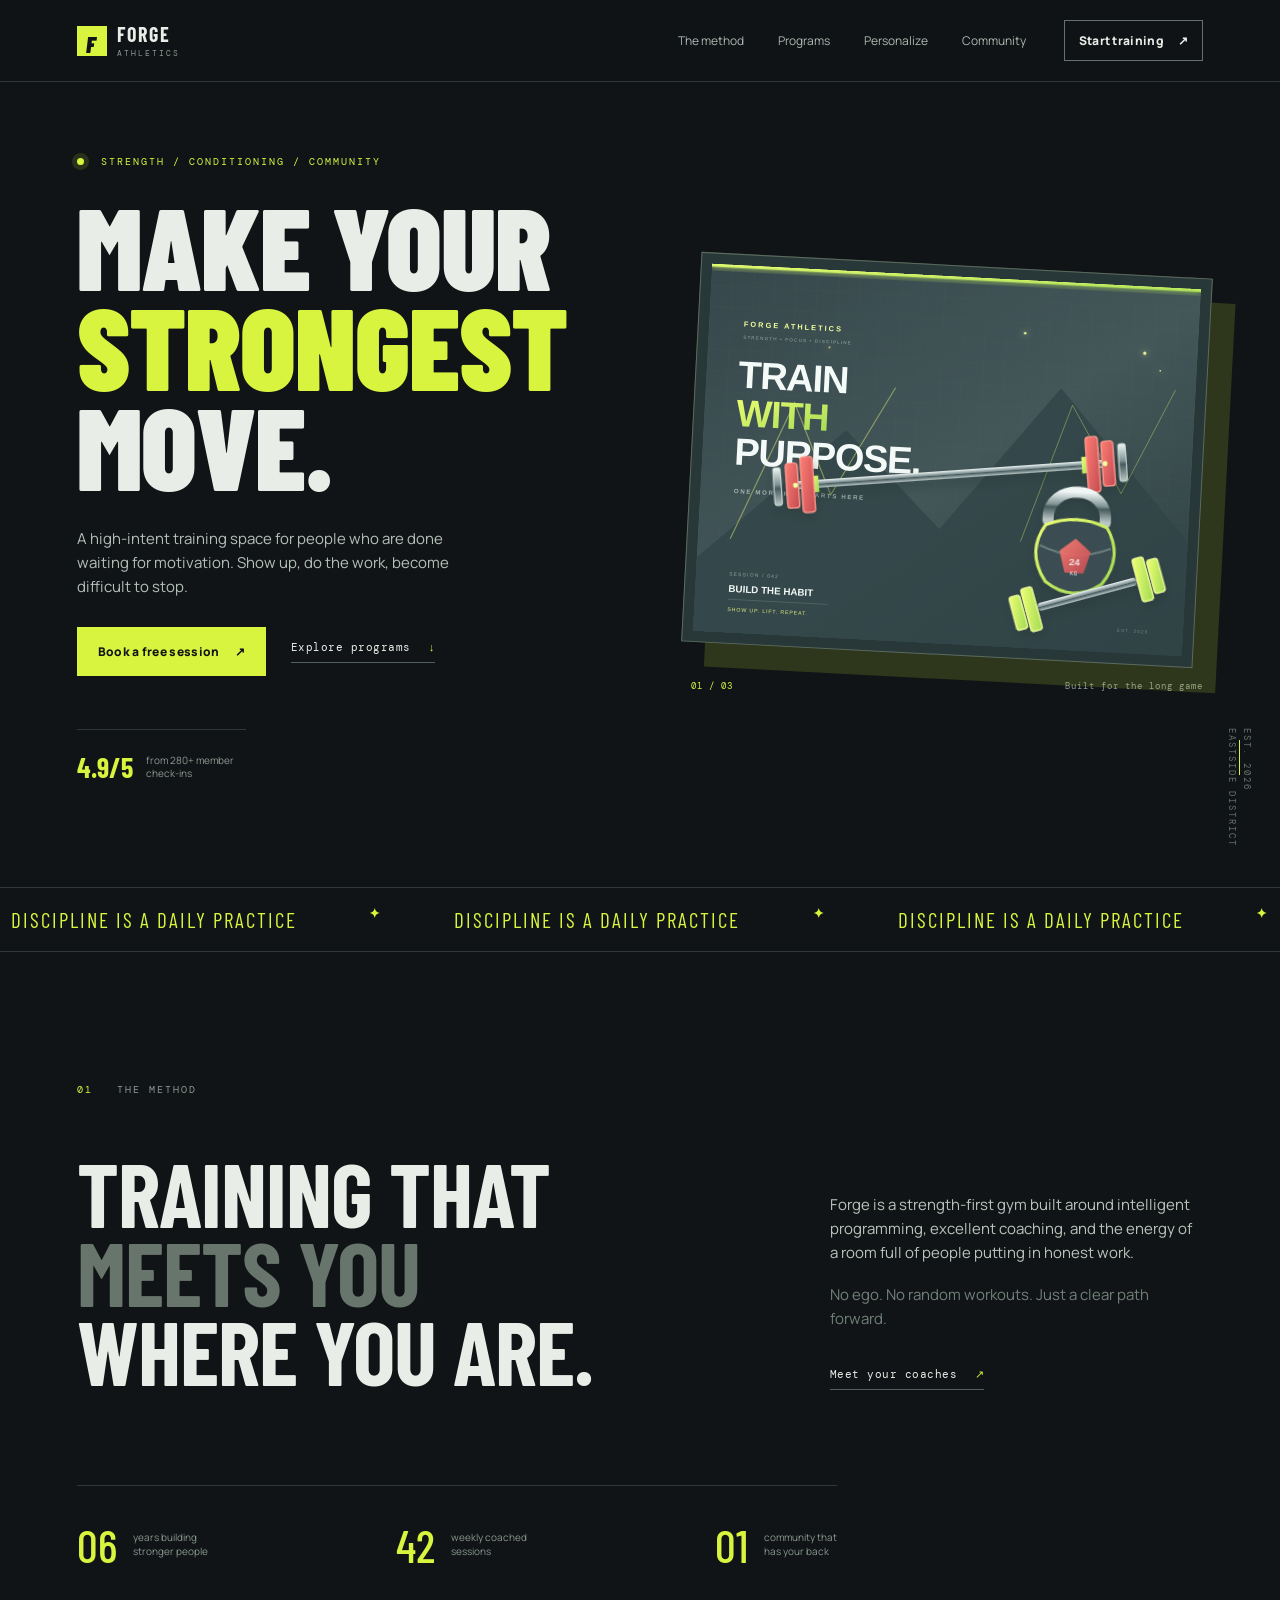
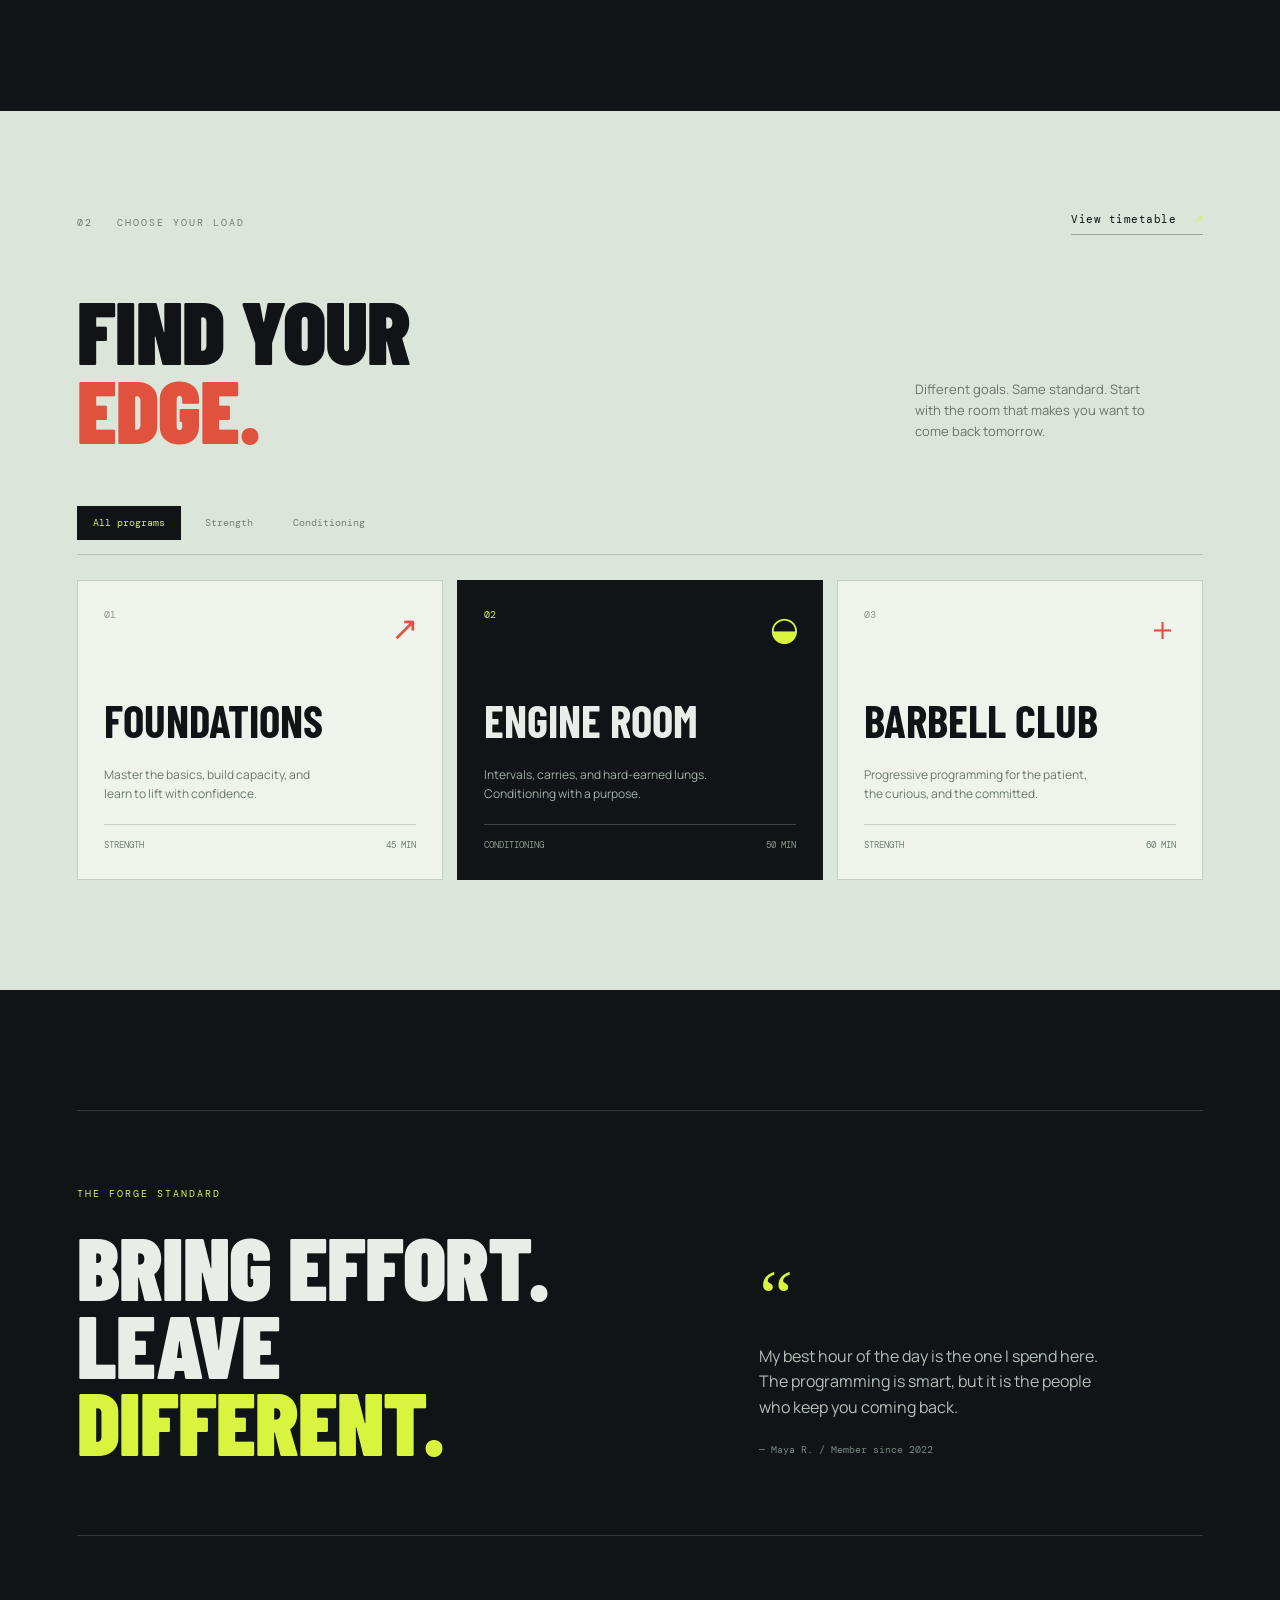
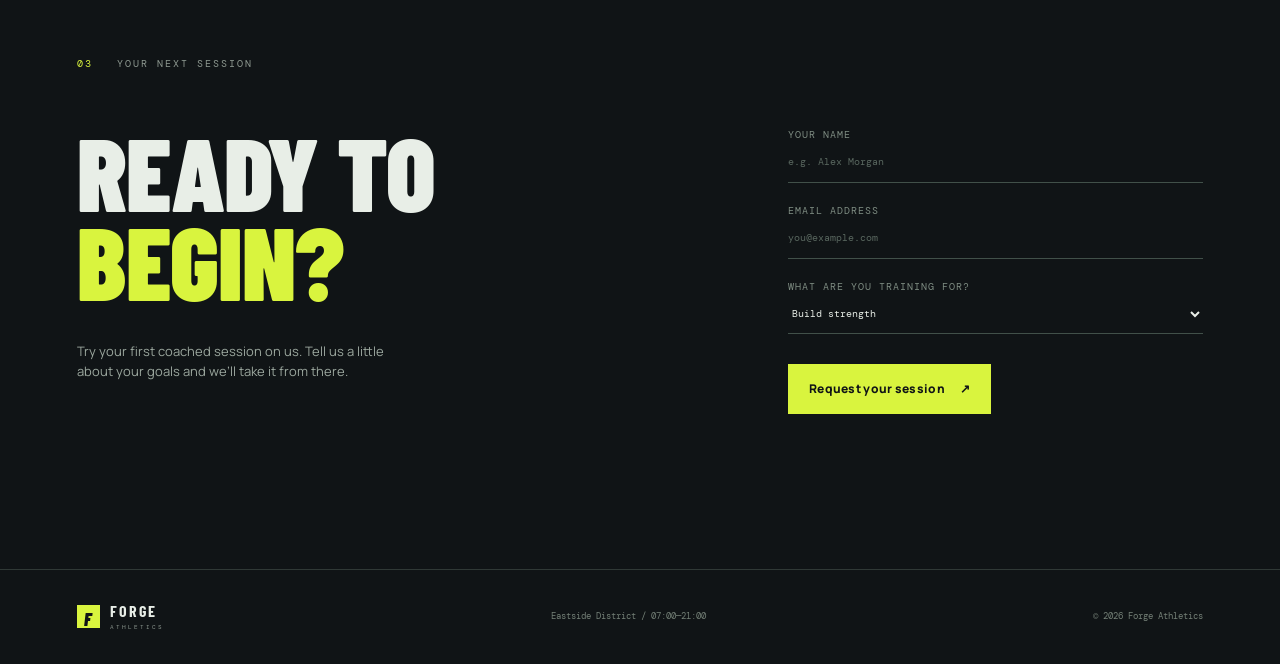
<file: index.html>
<!doctype html>
<html lang="en">
<head>
  <meta charset="UTF-8">
  <meta name="viewport" content="width=device-width, initial-scale=1.0">
  <meta name="description" content="Forge Athletics is a focused strength and conditioning gym for people who train with purpose.">
  <title>Forge Athletics | Train With Purpose</title>
  <link rel="preconnect" href="https://fonts.googleapis.com">
  <link rel="preconnect" href="https://fonts.gstatic.com" crossorigin>
  <link href="https://fonts.googleapis.com/css2?family=Barlow+Condensed:wght@400;500;600;700;800;900&family=DM+Mono:wght@400;500&family=Manrope:wght@400;500;600;700;800&display=swap" rel="stylesheet">
  <link rel="stylesheet" href="styles.css">
</head>
<body>
  <header class="site-header">
    <a class="brand" href="#top" aria-label="Forge Athletics home">
      <span class="brand-mark">F</span>
      <span><strong>FORGE</strong><small>ATHLETICS</small></span>
    </a>
    <nav class="desktop-nav" aria-label="Main navigation">
      <a href="method.html">The method</a>
      <a href="programs.html">Programs</a>
      <a href="planner.html">Personalize</a>
      <a href="community.html">Community</a>
    </nav>
    <a class="button button-small button-outline" href="join.html">Start training <span aria-hidden="true">↗</span></a>
  </header>

  <main id="top">
    <section class="hero section-shell">
      <div class="hero-copy reveal">
        <p class="eyebrow"><span class="pulse-dot"></span> Strength / Conditioning / Community</p>
        <h1>Make your<br><em>strongest</em><br>move.</h1>
        <p class="hero-intro">A high-intent training space for people who are done waiting for motivation. Show up, do the work, become difficult to stop.</p>
        <div class="hero-actions">
          <a class="button button-primary" href="#join">Book a free session <span aria-hidden="true">↗</span></a>
          <a class="text-link" href="#programs">Explore programs <span aria-hidden="true">↓</span></a>
        </div>
        <div class="hero-proof"><strong>4.9/5</strong><span>from 280+ member check-ins</span></div>
      </div>
      <div class="hero-art reveal reveal-delay" aria-label="Forge Athletics gym training poster">
        <div class="art-frame"><img src="gym-training-poster.svg" alt="Barbell and kettlebell in the Forge Athletics gym poster artwork"></div>
        <div class="art-caption"><span>01 / 03</span><span>Built for the long game</span></div>
      </div>
      <div class="hero-side-note">EST. 2026 <span></span> EASTSIDE DISTRICT</div>
    </section>

    <section class="ticker" aria-label="Training philosophy">
      <div class="ticker-track"><span>DISCIPLINE IS A DAILY PRACTICE</span><b>✦</b><span>DISCIPLINE IS A DAILY PRACTICE</span><b>✦</b><span>DISCIPLINE IS A DAILY PRACTICE</span><b>✦</b></div>
    </section>

    <section class="intro section-shell" id="method">
      <div class="section-label">01 <span>The method</span></div>
      <div class="intro-grid">
        <h2>Training that<br><span>meets you</span><br>where you are.</h2>
        <div class="intro-text"><p>Forge is a strength-first gym built around intelligent programming, excellent coaching, and the energy of a room full of people putting in honest work.</p><p class="muted">No ego. No random workouts. Just a clear path forward.</p><a class="text-link" href="#join">Meet your coaches <span aria-hidden="true">↗</span></a></div>
      </div>
      <div class="stat-row">
        <div><strong>06</strong><span>years building<br>stronger people</span></div>
        <div><strong>42</strong><span>weekly coached<br>sessions</span></div>
        <div><strong>01</strong><span>community that<br>has your back</span></div>
      </div>
    </section>

    <section class="programs section-shell" id="programs">
      <div class="section-heading"><div class="section-label">02 <span>Choose your load</span></div><a class="text-link" href="#join">View timetable <span aria-hidden="true">↗</span></a></div>
      <div class="program-intro"><h2>Find your<br><em>edge.</em></h2><p>Different goals. Same standard. Start with the room that makes you want to come back tomorrow.</p></div>
      <div class="program-tabs" role="tablist" aria-label="Program filters">
        <button class="tab active" role="tab" aria-selected="true" data-filter="all">All programs</button>
        <button class="tab" role="tab" aria-selected="false" data-filter="strength">Strength</button>
        <button class="tab" role="tab" aria-selected="false" data-filter="conditioning">Conditioning</button>
      </div>
      <div class="program-grid">
        <article class="program-card" data-type="strength"><span class="card-number">01</span><div class="card-icon">↗</div><h3>Foundations</h3><p>Master the basics, build capacity, and learn to lift with confidence.</p><div class="card-footer"><span>Strength</span><span>45 min</span></div></article>
        <article class="program-card featured" data-type="conditioning"><span class="card-number">02</span><div class="card-icon">◒</div><h3>Engine Room</h3><p>Intervals, carries, and hard-earned lungs. Conditioning with a purpose.</p><div class="card-footer"><span>Conditioning</span><span>50 min</span></div></article>
        <article class="program-card" data-type="strength"><span class="card-number">03</span><div class="card-icon">＋</div><h3>Barbell Club</h3><p>Progressive programming for the patient, the curious, and the committed.</p><div class="card-footer"><span>Strength</span><span>60 min</span></div></article>
      </div>
    </section>

    <section class="community section-shell" id="community">
      <div class="community-card"><div><p class="eyebrow">The Forge standard</p><h2>Bring effort.<br>Leave <em>different.</em></h2></div><div class="community-quote"><span class="quote-mark">“</span><p>My best hour of the day is the one I spend here. The programming is smart, but it is the people who keep you coming back.</p><small>— Maya R. / Member since 2022</small></div></div>
    </section>

    <section class="join section-shell" id="join">
      <div class="section-label">03 <span>Your next session</span></div>
      <div class="join-grid"><div><h2>Ready to<br><em>begin?</em></h2><p>Try your first coached session on us. Tell us a little about your goals and we’ll take it from there.</p></div><form class="join-form"><label>Your name<input type="text" name="name" placeholder="e.g. Alex Morgan" required></label><label>Email address<input type="email" name="email" placeholder="you@example.com" required></label><label>What are you training for?<select name="goal"><option>Build strength</option><option>Improve conditioning</option><option>Get back into a routine</option><option>Train for something specific</option></select></label><button class="button button-primary" type="submit">Request your session <span aria-hidden="true">↗</span></button><p class="form-note" aria-live="polite"></p></form></div>
    </section>
  </main>
  <footer class="site-footer section-shell"><a class="brand" href="#top"><span class="brand-mark">F</span><span><strong>FORGE</strong><small>ATHLETICS</small></span></a><span>Eastside District / 07:00—21:00</span><span>© 2026 Forge Athletics</span></footer>
  <script src="script.js"></script>
</body>
</html>
</file>
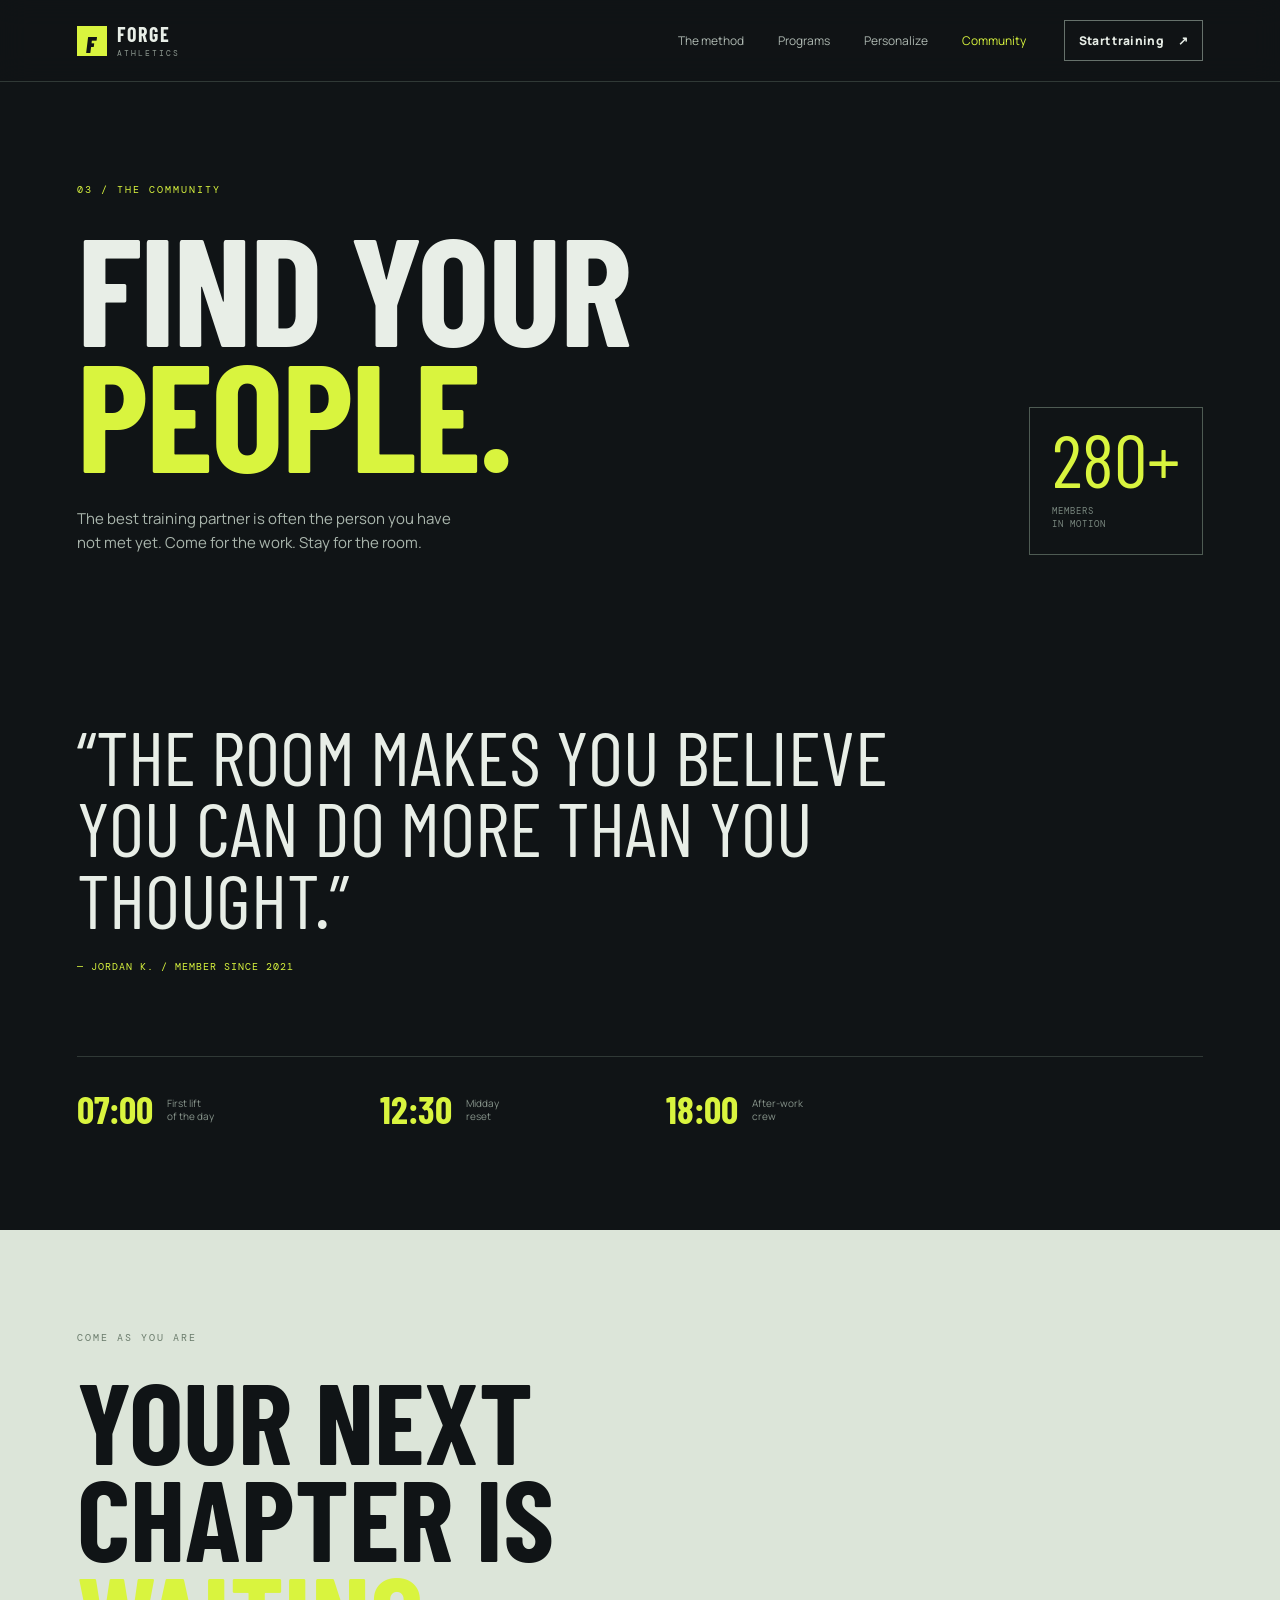
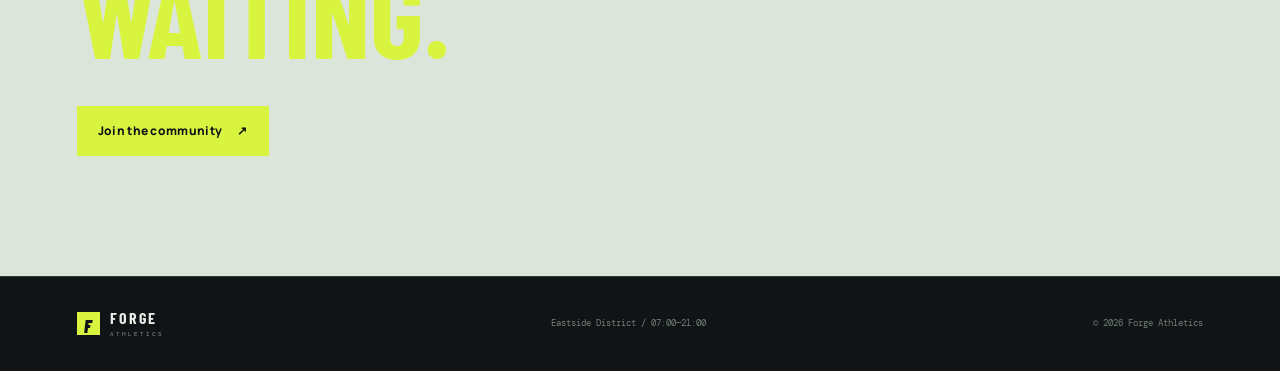
<file: community.html>
<!doctype html>
<html lang="en"><head><meta charset="UTF-8"><meta name="viewport" content="width=device-width, initial-scale=1.0"><meta name="description" content="Meet the Forge Athletics training community."><title>Community | Forge Athletics</title><link rel="preconnect" href="https://fonts.googleapis.com"><link rel="preconnect" href="https://fonts.gstatic.com" crossorigin><link href="https://fonts.googleapis.com/css2?family=Barlow+Condensed:wght@400;500;600;700;800;900&family=DM+Mono:wght@400;500&family=Manrope:wght@400;500;600;700;800&display=swap" rel="stylesheet"><link rel="stylesheet" href="styles.css"></head>
<body><header class="site-header"><a class="brand" href="index.html"><span class="brand-mark">F</span><span><strong>FORGE</strong><small>ATHLETICS</small></span></a><nav class="desktop-nav" aria-label="Main navigation"><a href="method.html">The method</a><a href="programs.html">Programs</a><a href="planner.html">Personalize</a><a class="nav-current" href="community.html">Community</a></nav><a class="button button-small button-outline" href="join.html">Start training <span>↗</span></a></header>
<main><section class="page-hero section-shell"><div><p class="eyebrow">03 / The community</p><h1>Find your<br><em>people.</em></h1><p class="page-lede">The best training partner is often the person you have not met yet. Come for the work. Stay for the room.</p></div><div class="page-stamp">280+<br><span>MEMBERS<br>IN MOTION</span></div></section>
<section class="community-wall section-shell"><blockquote>“The room makes you believe you can do more than you thought.”<cite>— Jordan K. / Member since 2021</cite></blockquote><div class="member-grid"><div><strong>07:00</strong><span>First lift<br>of the day</span></div><div><strong>12:30</strong><span>Midday<br>reset</span></div><div><strong>18:00</strong><span>After-work<br>crew</span></div></div></section>
<section class="section-shell page-band community-band"><p class="eyebrow">Come as you are</p><h2>Your next<br>chapter is<br><em>waiting.</em></h2><a class="button button-primary" href="join.html">Join the community <span>↗</span></a></section></main><footer class="site-footer section-shell"><a class="brand" href="index.html"><span class="brand-mark">F</span><span><strong>FORGE</strong><small>ATHLETICS</small></span></a><span>Eastside District / 07:00—21:00</span><span>© 2026 Forge Athletics</span></footer></body></html>
</file>
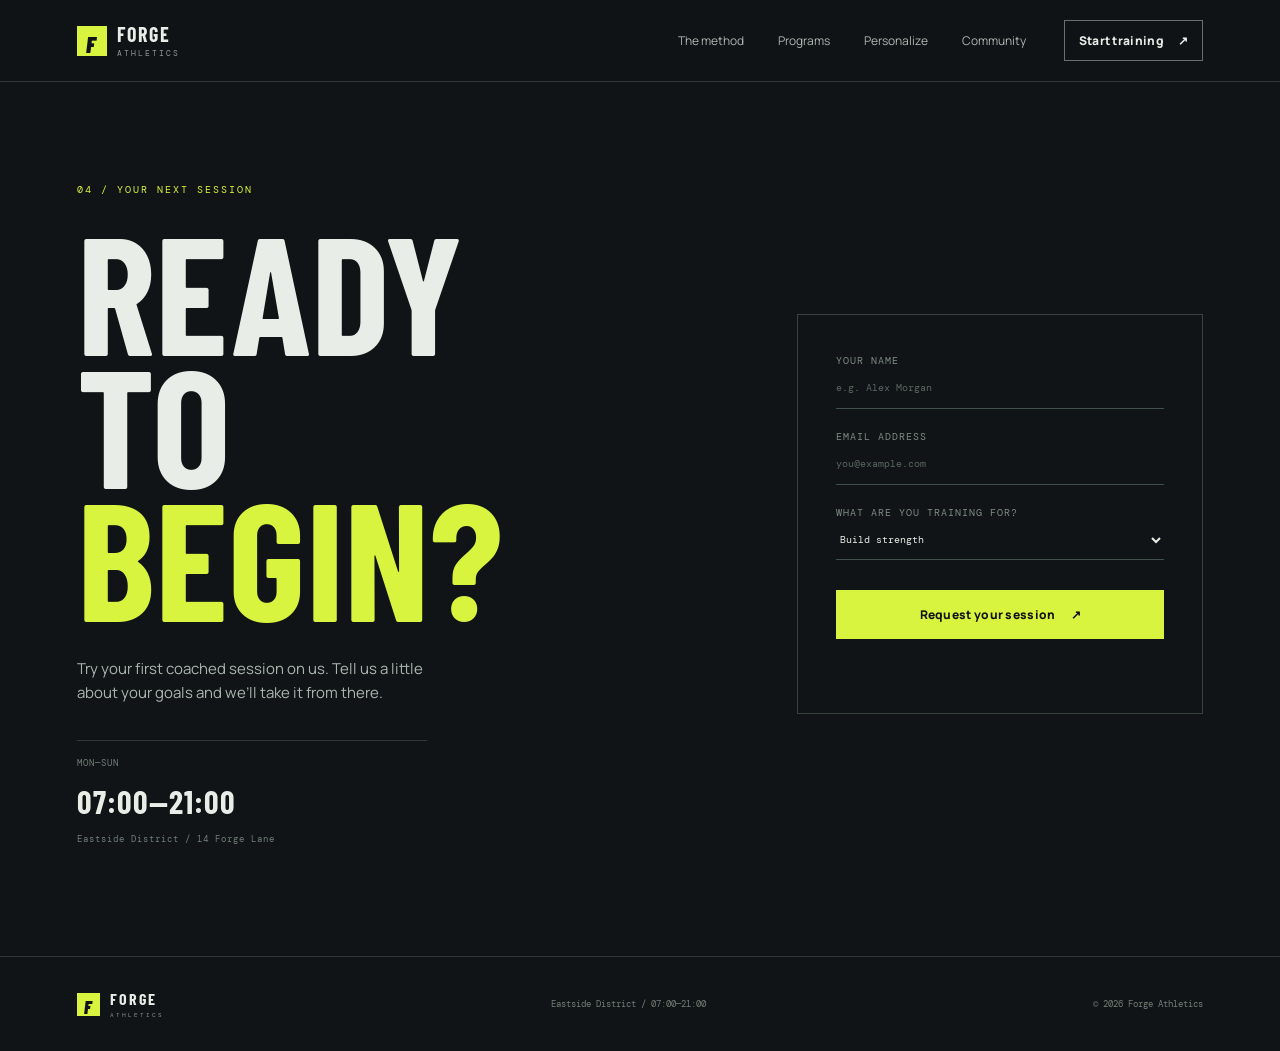
<file: join.html>
<!doctype html>
<html lang="en"><head><meta charset="UTF-8"><meta name="viewport" content="width=device-width, initial-scale=1.0"><meta name="description" content="Book your first coached session at Forge Athletics."><title>Start Training | Forge Athletics</title><link rel="preconnect" href="https://fonts.googleapis.com"><link rel="preconnect" href="https://fonts.gstatic.com" crossorigin><link href="https://fonts.googleapis.com/css2?family=Barlow+Condensed:wght@400;500;600;700;800;900&family=DM+Mono:wght@400;500&family=Manrope:wght@400;500;600;700;800&display=swap" rel="stylesheet"><link rel="stylesheet" href="styles.css"></head>
<body><header class="site-header"><a class="brand" href="index.html"><span class="brand-mark">F</span><span><strong>FORGE</strong><small>ATHLETICS</small></span></a><nav class="desktop-nav" aria-label="Main navigation"><a href="method.html">The method</a><a href="programs.html">Programs</a><a href="planner.html">Personalize</a><a href="community.html">Community</a></nav><a class="button button-small button-outline" href="join.html">Start training <span>↗</span></a></header>
<main><section class="join-page section-shell"><div class="join-page-copy"><p class="eyebrow">04 / Your next session</p><h1>Ready to<br><em>begin?</em></h1><p>Try your first coached session on us. Tell us a little about your goals and we’ll take it from there.</p><div class="join-details"><span>MON—SUN</span><strong>07:00—21:00</strong><span>Eastside District / 14 Forge Lane</span></div></div><form class="join-form standalone-form"><label>Your name<input type="text" name="name" placeholder="e.g. Alex Morgan" required></label><label>Email address<input type="email" name="email" placeholder="you@example.com" required></label><label>What are you training for?<select name="goal"><option>Build strength</option><option>Improve conditioning</option><option>Get back into a routine</option><option>Train for something specific</option></select></label><button class="button button-primary" type="submit">Request your session <span>↗</span></button><p class="form-note" aria-live="polite"></p></form></section></main><footer class="site-footer section-shell"><a class="brand" href="index.html"><span class="brand-mark">F</span><span><strong>FORGE</strong><small>ATHLETICS</small></span></a><span>Eastside District / 07:00—21:00</span><span>© 2026 Forge Athletics</span></footer><script src="script.js"></script></body></html>
</file>
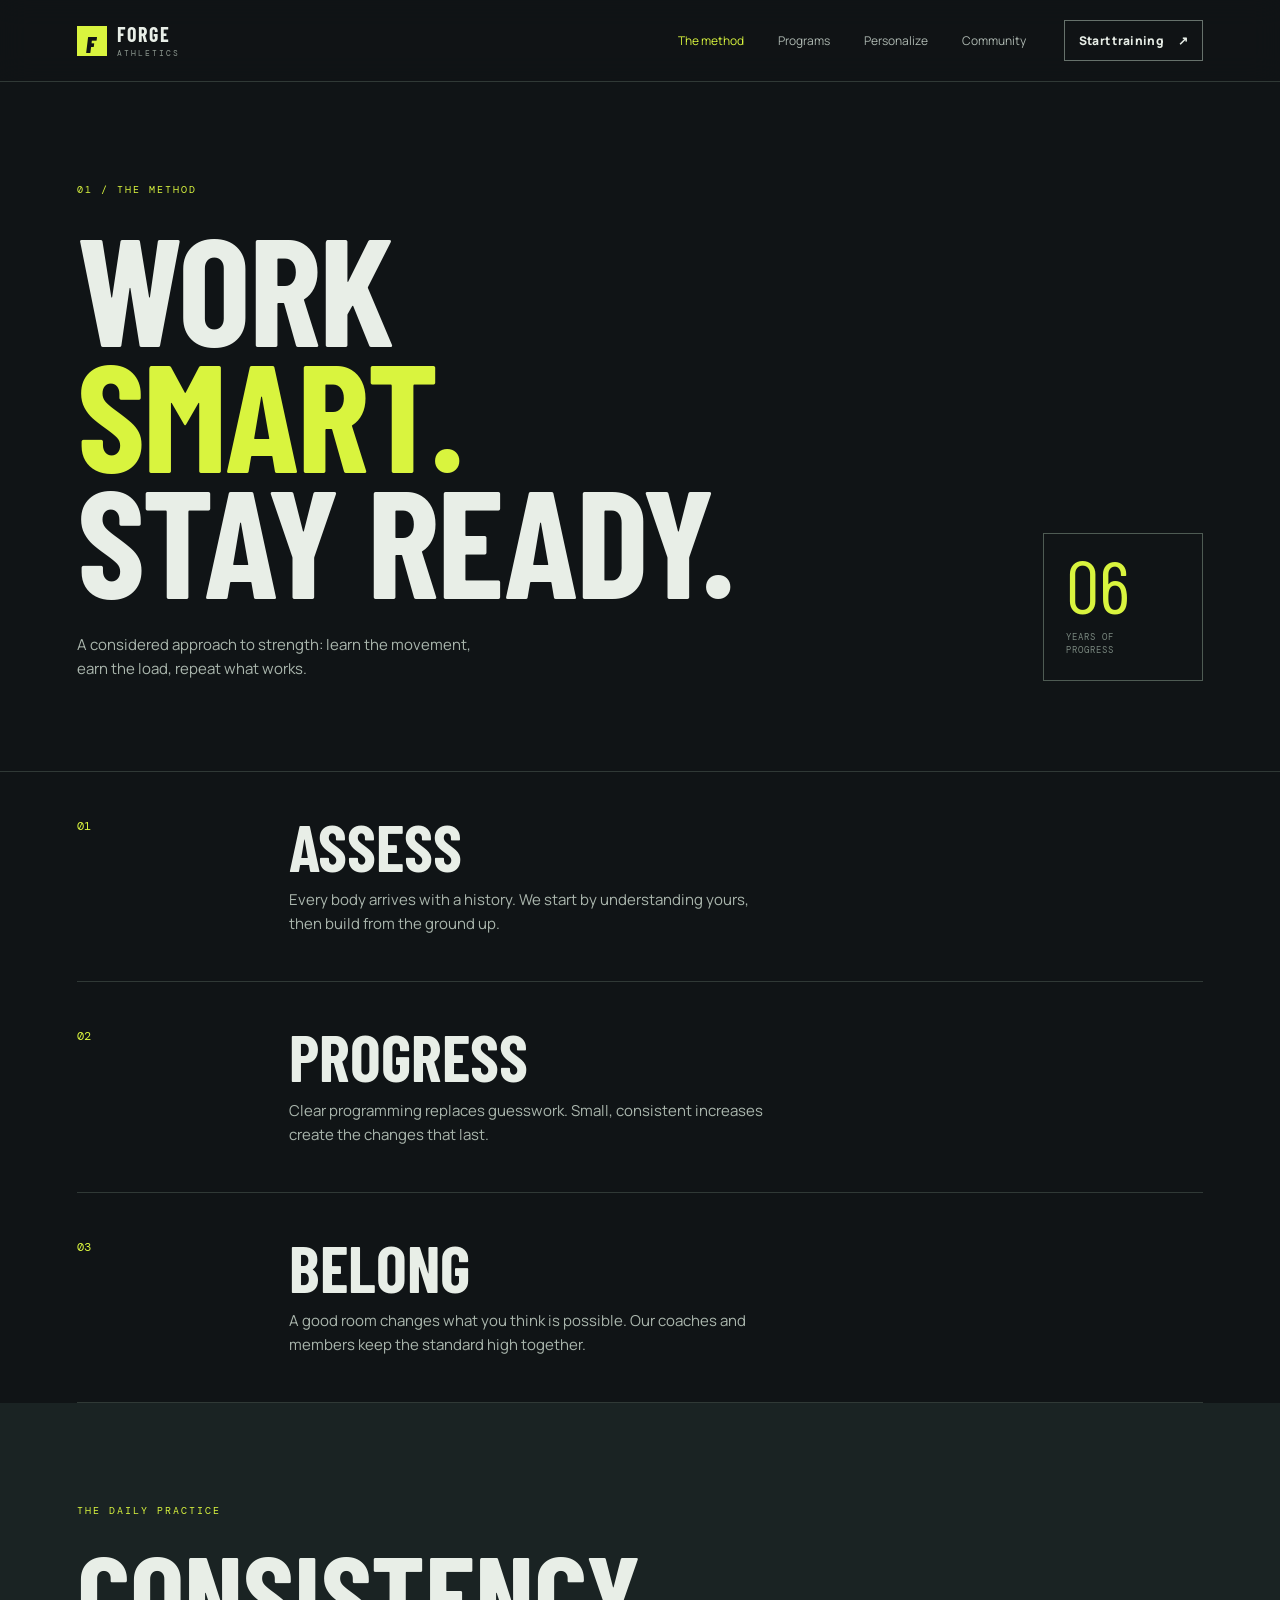
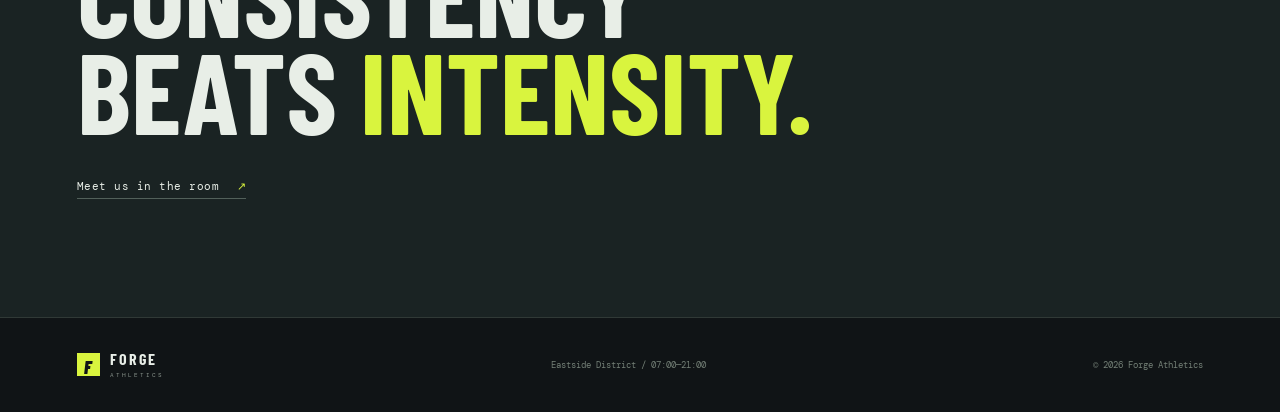
<file: method.html>
<!doctype html>
<html lang="en"><head><meta charset="UTF-8"><meta name="viewport" content="width=device-width, initial-scale=1.0"><meta name="description" content="The Forge Athletics method: intelligent programming, coaching, and consistency."><title>The Method | Forge Athletics</title><link rel="preconnect" href="https://fonts.googleapis.com"><link rel="preconnect" href="https://fonts.gstatic.com" crossorigin><link href="https://fonts.googleapis.com/css2?family=Barlow+Condensed:wght@400;500;600;700;800;900&family=DM+Mono:wght@400;500&family=Manrope:wght@400;500;600;700;800&display=swap" rel="stylesheet"><link rel="stylesheet" href="styles.css"></head>
<body><header class="site-header"><a class="brand" href="index.html"><span class="brand-mark">F</span><span><strong>FORGE</strong><small>ATHLETICS</small></span></a><nav class="desktop-nav" aria-label="Main navigation"><a class="nav-current" href="method.html">The method</a><a href="programs.html">Programs</a><a href="planner.html">Personalize</a><a href="community.html">Community</a></nav><a class="button button-small button-outline" href="join.html">Start training <span>↗</span></a></header>
<main><section class="page-hero section-shell"><div><p class="eyebrow">01 / The method</p><h1>Work<br><em>smart.</em><br>Stay ready.</h1><p class="page-lede">A considered approach to strength: learn the movement, earn the load, repeat what works.</p></div><div class="page-stamp">06<br><span>YEARS OF<br>PROGRESS</span></div></section>
<section class="method-list section-shell"><article><span>01</span><div><h2>Assess</h2><p>Every body arrives with a history. We start by understanding yours, then build from the ground up.</p></div></article><article><span>02</span><div><h2>Progress</h2><p>Clear programming replaces guesswork. Small, consistent increases create the changes that last.</p></div></article><article><span>03</span><div><h2>Belong</h2><p>A good room changes what you think is possible. Our coaches and members keep the standard high together.</p></div></article></section>
<section class="section-shell page-band dark-band"><p class="eyebrow">The daily practice</p><h2>Consistency<br>beats <em>intensity.</em></h2><a class="text-link" href="join.html">Meet us in the room <span>↗</span></a></section></main><footer class="site-footer section-shell"><a class="brand" href="index.html"><span class="brand-mark">F</span><span><strong>FORGE</strong><small>ATHLETICS</small></span></a><span>Eastside District / 07:00—21:00</span><span>© 2026 Forge Athletics</span></footer></body></html>
</file>
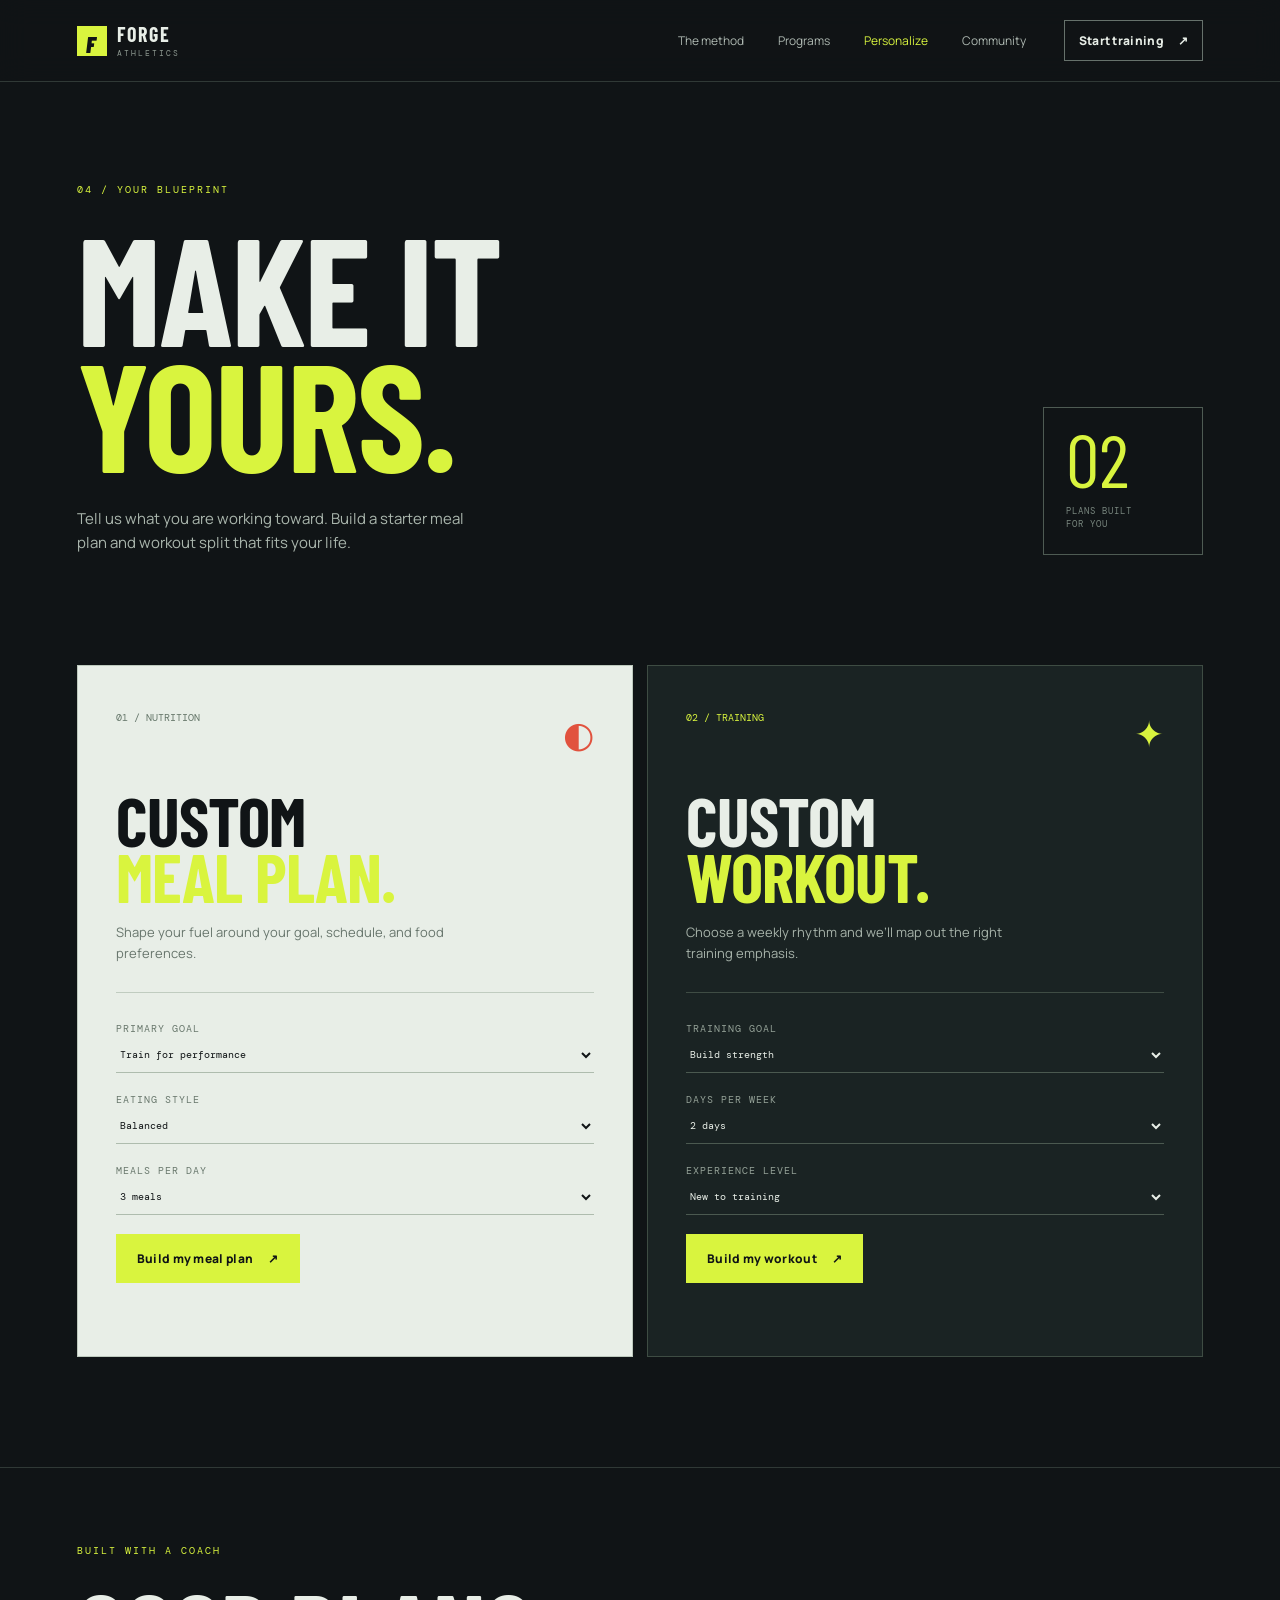
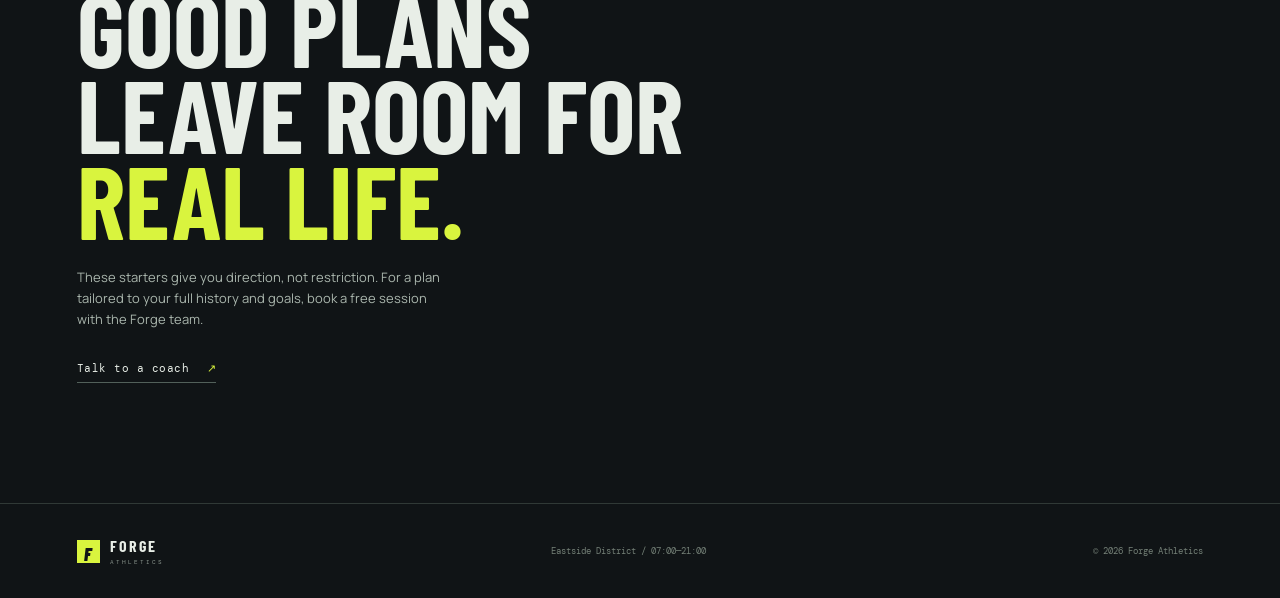
<file: planner.html>
<!doctype html>
<html lang="en">
<head><meta charset="UTF-8"><meta name="viewport" content="width=device-width, initial-scale=1.0"><meta name="description" content="Customize your Forge Athletics meal plan and workout plan."><title>Personalize | Forge Athletics</title><link rel="preconnect" href="https://fonts.googleapis.com"><link rel="preconnect" href="https://fonts.gstatic.com" crossorigin><link href="https://fonts.googleapis.com/css2?family=Barlow+Condensed:wght@400;500;600;700;800;900&family=DM+Mono:wght@400;500&family=Manrope:wght@400;500;600;700;800&display=swap" rel="stylesheet"><link rel="stylesheet" href="styles.css"></head>
<body><header class="site-header"><a class="brand" href="index.html"><span class="brand-mark">F</span><span><strong>FORGE</strong><small>ATHLETICS</small></span></a><nav class="desktop-nav" aria-label="Main navigation"><a href="method.html">The method</a><a href="programs.html">Programs</a><a class="nav-current" href="planner.html">Personalize</a><a href="community.html">Community</a></nav><a class="button button-small button-outline" href="join.html">Start training <span>↗</span></a></header>
<main><section class="page-hero section-shell planner-hero"><div><p class="eyebrow">04 / Your blueprint</p><h1>Make it<br><em>yours.</em></h1><p class="page-lede">Tell us what you are working toward. Build a starter meal plan and workout split that fits your life.</p></div><div class="page-stamp">02<br><span>PLANS BUILT<br>FOR YOU</span></div></section>
<section class="planner section-shell"><div class="planner-grid"><form class="planner-card" id="meal-plan-form"><div class="planner-card-head"><span class="card-number">01 / NUTRITION</span><span class="planner-symbol">◐</span><h2>Custom<br><em>meal plan.</em></h2><p>Shape your fuel around your goal, schedule, and food preferences.</p></div><label>Primary goal<select name="mealGoal"><option value="performance">Train for performance</option><option value="muscle">Build lean muscle</option><option value="energy">Everyday energy</option></select></label><label>Eating style<select name="mealStyle"><option value="balanced">Balanced</option><option value="high-protein">High protein</option><option value="vegetarian">Vegetarian</option><option value="plant">Plant-forward</option></select></label><label>Meals per day<select name="mealCount"><option value="3">3 meals</option><option value="4">3 meals + 1 snack</option><option value="5">3 meals + 2 snacks</option></select></label><button class="button button-primary" type="submit">Build my meal plan <span>↗</span></button><output class="plan-result" id="meal-result" aria-live="polite"></output></form>
<form class="planner-card featured-planner" id="workout-plan-form"><div class="planner-card-head"><span class="card-number">02 / TRAINING</span><span class="planner-symbol">✦</span><h2>Custom<br><em>workout.</em></h2><p>Choose a weekly rhythm and we’ll map out the right training emphasis.</p></div><label>Training goal<select name="workoutGoal"><option value="strength">Build strength</option><option value="conditioning">Improve conditioning</option><option value="hybrid">Strength + conditioning</option><option value="return">Return to training</option></select></label><label>Days per week<select name="days"><option value="2">2 days</option><option value="3">3 days</option><option value="4">4 days</option><option value="5">5 days</option></select></label><label>Experience level<select name="level"><option>New to training</option><option>Some experience</option><option>Consistent lifter</option></select></label><button class="button button-primary" type="submit">Build my workout <span>↗</span></button><output class="plan-result" id="workout-result" aria-live="polite"></output></form></div></section>
<section class="section-shell planner-note"><p class="eyebrow">Built with a coach</p><h2>Good plans<br>leave room for<br><em>real life.</em></h2><p>These starters give you direction, not restriction. For a plan tailored to your full history and goals, book a free session with the Forge team.</p><a class="text-link" href="join.html">Talk to a coach <span>↗</span></a></section></main>
<footer class="site-footer section-shell"><a class="brand" href="index.html"><span class="brand-mark">F</span><span><strong>FORGE</strong><small>ATHLETICS</small></span></a><span>Eastside District / 07:00—21:00</span><span>© 2026 Forge Athletics</span></footer><script src="script.js"></script></body></html>
</file>
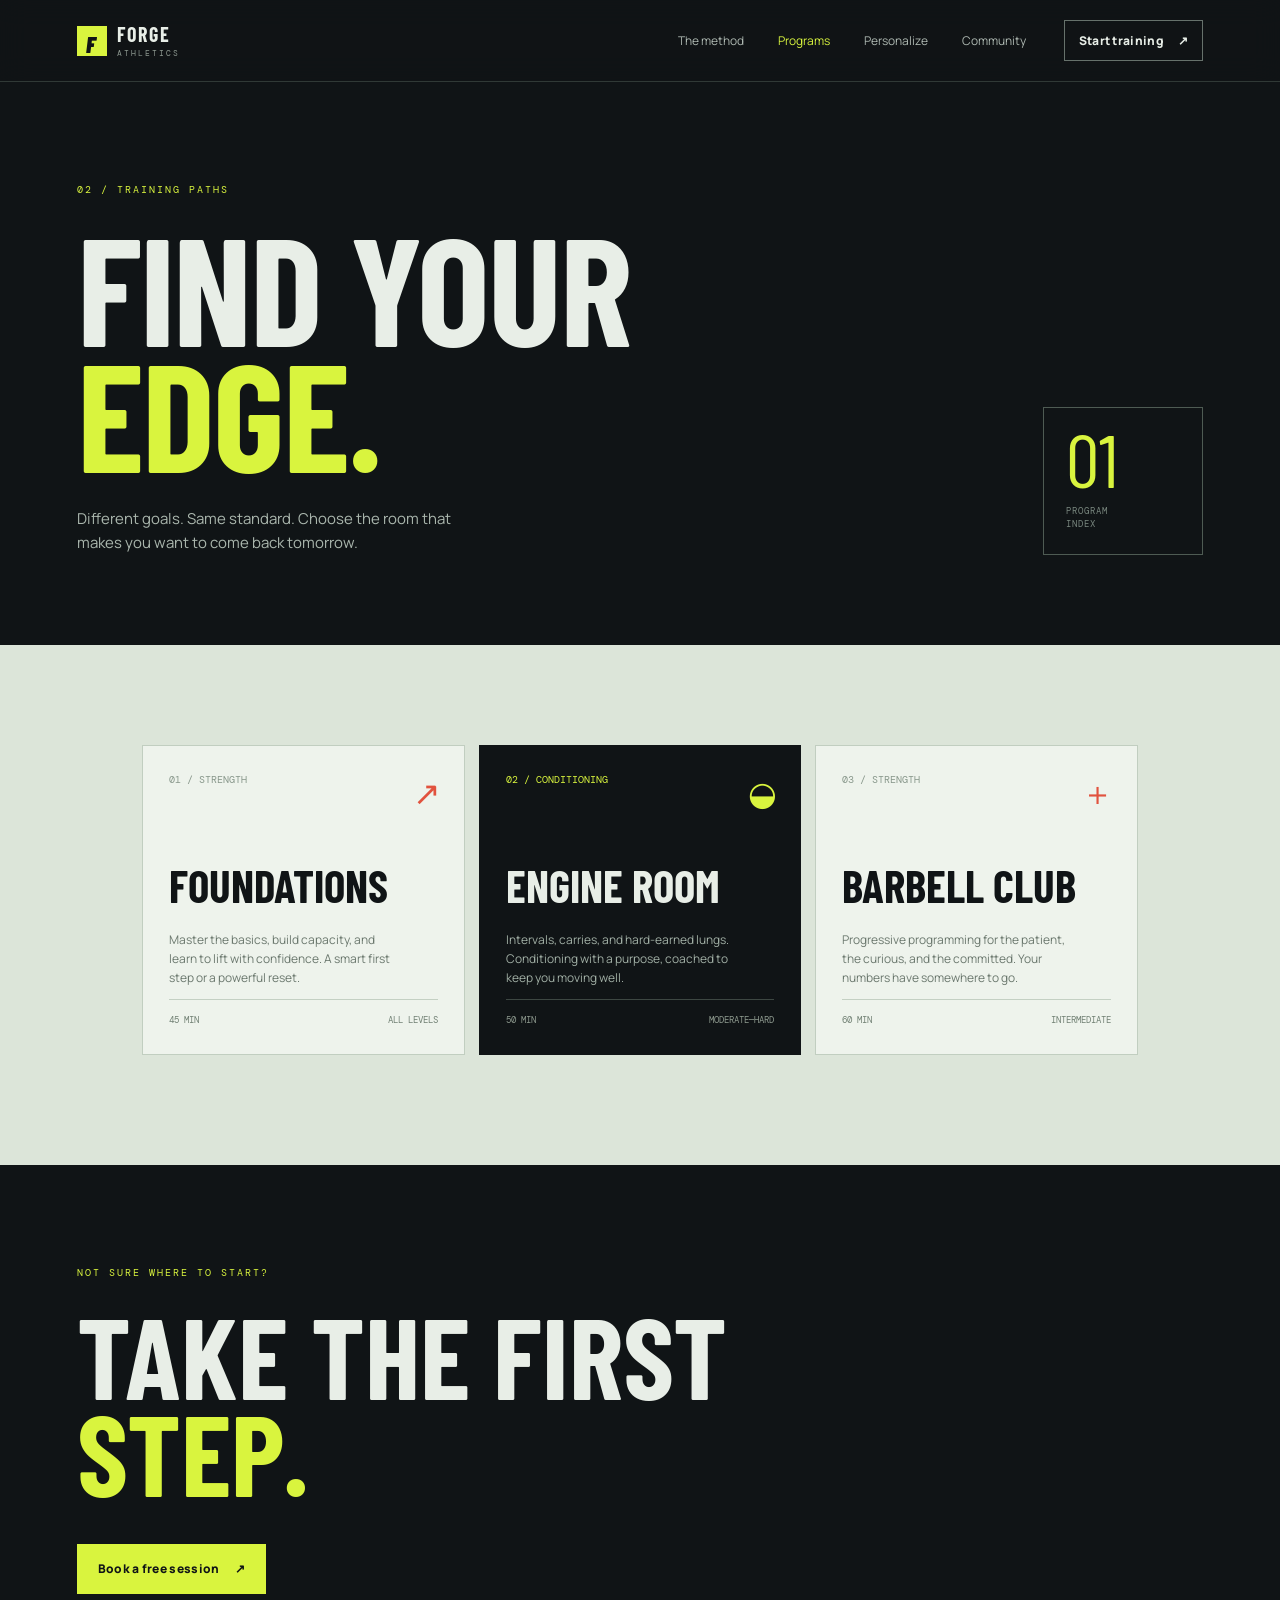
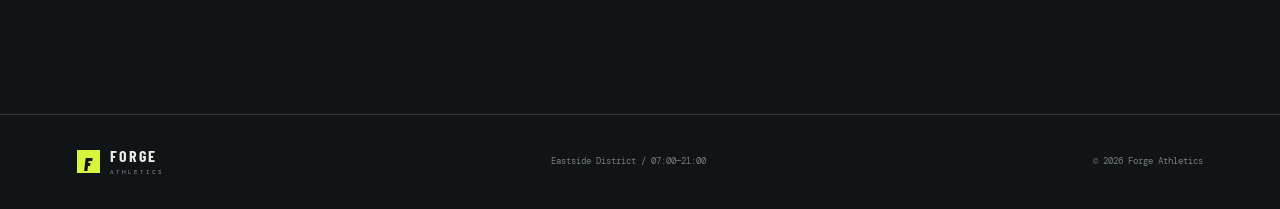
<file: programs.html>
<!doctype html>
<html lang="en">
<head><meta charset="UTF-8"><meta name="viewport" content="width=device-width, initial-scale=1.0"><meta name="description" content="Explore Forge Athletics strength and conditioning programs."><title>Programs | Forge Athletics</title><link rel="preconnect" href="https://fonts.googleapis.com"><link rel="preconnect" href="https://fonts.gstatic.com" crossorigin><link href="https://fonts.googleapis.com/css2?family=Barlow+Condensed:wght@400;500;600;700;800;900&family=DM+Mono:wght@400;500&family=Manrope:wght@400;500;600;700;800&display=swap" rel="stylesheet"><link rel="stylesheet" href="styles.css"></head>
<body>
<header class="site-header"><a class="brand" href="index.html"><span class="brand-mark">F</span><span><strong>FORGE</strong><small>ATHLETICS</small></span></a><nav class="desktop-nav" aria-label="Main navigation"><a href="method.html">The method</a><a class="nav-current" href="programs.html">Programs</a><a href="planner.html">Personalize</a><a href="community.html">Community</a></nav><a class="button button-small button-outline" href="join.html">Start training <span>↗</span></a></header>
<main><section class="page-hero section-shell"><div><p class="eyebrow">02 / Training paths</p><h1>Find your<br><em>edge.</em></h1><p class="page-lede">Different goals. Same standard. Choose the room that makes you want to come back tomorrow.</p></div><div class="page-stamp">01<br><span>PROGRAM<br>INDEX</span></div></section>
<section class="programs page-programs"><div class="section-shell"><div class="program-grid"><article class="program-card"><span class="card-number">01 / STRENGTH</span><div class="card-icon">↗</div><h3>Foundations</h3><p>Master the basics, build capacity, and learn to lift with confidence. A smart first step or a powerful reset.</p><div class="card-footer"><span>45 min</span><span>All levels</span></div></article><article class="program-card featured"><span class="card-number">02 / CONDITIONING</span><div class="card-icon">◒</div><h3>Engine Room</h3><p>Intervals, carries, and hard-earned lungs. Conditioning with a purpose, coached to keep you moving well.</p><div class="card-footer"><span>50 min</span><span>Moderate—hard</span></div></article><article class="program-card"><span class="card-number">03 / STRENGTH</span><div class="card-icon">＋</div><h3>Barbell Club</h3><p>Progressive programming for the patient, the curious, and the committed. Your numbers have somewhere to go.</p><div class="card-footer"><span>60 min</span><span>Intermediate</span></div></article></div></div></section>
<section class="section-shell page-band"><p class="eyebrow">Not sure where to start?</p><h2>Take the first<br><em>step.</em></h2><a class="button button-primary" href="join.html">Book a free session <span>↗</span></a></section></main>
<footer class="site-footer section-shell"><a class="brand" href="index.html"><span class="brand-mark">F</span><span><strong>FORGE</strong><small>ATHLETICS</small></span></a><span>Eastside District / 07:00—21:00</span><span>© 2026 Forge Athletics</span></footer>
</body></html>
</file>
<file: styles.css>
.planner{padding-top:20px;padding-bottom:110px}.planner-grid{display:grid;grid-template-columns:1fr 1fr;gap:14px}.planner-card{background:#e8eee7;color:var(--ink);padding:38px;min-height:600px;display:flex;flex-direction:column;border:1px solid #bdc9bd}.planner-card.featured-planner{background:#1a2323;color:var(--paper);border-color:#3e4c43}.planner-card-head{border-bottom:1px solid #c0ccc0;padding-bottom:28px;margin-bottom:28px}.featured-planner .planner-card-head{border-color:#3f4c44}.planner-card .card-number{color:#65766a}.featured-planner .card-number{color:var(--acid)}.planner-symbol{float:right;font-family:var(--display);font-size:36px;color:var(--red)}.featured-planner .planner-symbol{color:var(--acid)}.planner-card h2{font-family:var(--display);font-size:68px;line-height:.82;text-transform:uppercase;margin:65px 0 18px;letter-spacing:-1px}.planner-card p{color:#68766d;font-size:13px;max-width:360px;margin:0}.featured-planner p{color:#a7b3aa}.planner-card label{font-family:var(--mono);font-size:10px;color:#69786d;letter-spacing:1px;text-transform:uppercase;margin-bottom:19px}.featured-planner label{color:#94a197}.planner-card select{display:block;width:100%;border:0;border-bottom:1px solid #aebcae;background:transparent;color:var(--ink);padding:10px 0;outline:0;border-radius:0}.featured-planner select{border-color:#4b5950;color:var(--paper)}.planner-card select option{background:var(--ink);color:var(--paper)}.planner-card .button{margin-top:auto;align-self:flex-start}.plan-result{display:block;min-height:18px;margin-top:17px;color:#698018;font-family:var(--mono);font-size:10px;line-height:1.5}.featured-planner .plan-result{color:var(--acid)}.planner-note{border-top:1px solid var(--line);padding-top:75px;padding-bottom:120px}.planner-note h2{font-family:var(--display);font-size:clamp(65px,8vw,110px);line-height:.84;text-transform:uppercase;margin:25px 0}.planner-note>p:not(.eyebrow){max-width:365px;color:#aab6ad;font-size:13px;margin-bottom:25px}.planner-note .text-link{display:inline-block}@media(max-width:760px){.planner{padding-top:0;padding-bottom:75px}.planner-grid{grid-template-columns:1fr}.planner-card{min-height:520px;padding:25px}.planner-card h2{font-size:58px}.planner-note{padding-top:55px;padding-bottom:80px}}
 .nav-current{color:var(--acid)!important}.page-hero{min-height:500px;display:grid;grid-template-columns:1fr auto;align-items:end;gap:10vw;padding-top:100px;padding-bottom:90px}.page-hero h1{font-family:var(--display);font-size:clamp(90px,12vw,170px);line-height:.82;text-transform:uppercase;letter-spacing:-2px;margin:0}.page-lede{color:#aab6ad;max-width:400px;margin:32px 0 0;font-size:15px}.page-stamp{border:1px solid #4e5b53;color:var(--acid);font-family:var(--display);font-size:75px;line-height:.75;padding:22px;min-width:160px}.page-stamp span{display:block;color:#79877f;font-family:var(--mono);font-size:9px;line-height:1.5;letter-spacing:1px;margin-top:19px}.page-programs{padding-top:90px}.page-programs .program-grid{margin-top:0!important}.page-band{padding-top:100px;padding-bottom:120px}.page-band h2{font-family:var(--display);font-size:clamp(65px,9vw,120px);line-height:.84;text-transform:uppercase;margin:25px 0 35px}.page-band .button{margin-top:10px}.method-list{border-top:1px solid var(--line)}.method-list article{display:grid;grid-template-columns:110px 1fr;gap:8vw;border-bottom:1px solid var(--line);padding:45px 0}.method-list article>span{font-family:var(--mono);color:var(--acid);font-size:12px}.method-list h2{font-family:var(--display);text-transform:uppercase;font-size:65px;line-height:.9;margin:0 0 13px}.method-list p{color:#aab6ad;max-width:480px;margin:0}.dark-band{background:#1a2323;max-width:none;padding-left:12vw;padding-right:12vw}.community-wall{padding-top:75px;padding-bottom:90px}.community-wall blockquote{font-family:var(--display);font-size:clamp(42px,6vw,78px);line-height:.93;max-width:850px;margin:0;text-transform:uppercase}.community-wall cite{display:block;font-family:var(--mono);font-size:10px;font-style:normal;color:var(--acid);letter-spacing:1px;margin-top:28px}.member-grid{border-top:1px solid var(--line);margin-top:85px;padding-top:22px;display:flex;gap:13vw}.member-grid div{display:flex;gap:14px;align-items:center}.member-grid strong{font-family:var(--display);font-size:38px;color:var(--acid)}.member-grid span{color:#87948b;font-size:10px;line-height:1.3}.community-band{background:#dce5d9;color:var(--ink);max-width:none;padding-left:12vw;padding-right:12vw}.community-band .eyebrow{color:#6b7c6c}.join-page{min-height:700px;display:grid;grid-template-columns:1fr .75fr;align-items:center;gap:14vw;padding-top:100px;padding-bottom:110px}.join-page h1{font-family:var(--display);font-size:clamp(95px,13vw,175px);line-height:.8;text-transform:uppercase;margin:0}.join-page-copy>p:not(.eyebrow){color:#aab6ad;max-width:350px;margin:35px 0}.join-details{border-top:1px solid var(--line);padding-top:15px;display:grid;gap:5px;max-width:350px;color:#718078;font-family:var(--mono);font-size:9px;letter-spacing:1px}.join-details strong{font-family:var(--display);font-size:32px;color:var(--paper);letter-spacing:1px}.standalone-form{border:1px solid #35413b;padding:38px}.standalone-form .button{width:100%;margin-top:14px}.standalone-form .form-note{min-height:16px}@media(max-width:760px){.page-hero,.join-page{grid-template-columns:1fr;gap:45px;padding-top:70px;padding-bottom:70px}.page-hero h1,.join-page h1{font-size:80px}.page-stamp{font-size:55px;min-width:130px;justify-self:start}.method-list article{grid-template-columns:45px 1fr;gap:20px}.method-list h2{font-size:52px}.page-band,.dark-band,.community-band{padding-left:6vw;padding-right:6vw}.member-grid{gap:25px;flex-wrap:wrap}.member-grid div{min-width:110px}.standalone-form{padding:25px}}
:root{--ink:#101416;--paper:#e8eee7;--acid:#d9f43e;--muted:#8d9890;--line:#303936;--red:#e1523e;--display:'Barlow Condensed',sans-serif;--body:'Manrope',sans-serif;--mono:'DM Mono',monospace}*{box-sizing:border-box}html{scroll-behavior:smooth}body{margin:0;background:var(--ink);color:var(--paper);font-family:var(--body);font-size:15px;line-height:1.6}a{color:inherit;text-decoration:none}button,input,select{font:inherit}section{scroll-margin-top:90px}.section-shell{max-width:1280px;margin:0 auto;padding-left:6vw;padding-right:6vw}.site-header{height:82px;display:flex;align-items:center;justify-content:space-between;padding:0 6vw;border-bottom:1px solid var(--line);position:sticky;top:0;background:rgba(16,20,22,.88);backdrop-filter:blur(14px);z-index:10}.brand{display:flex;gap:10px;align-items:center;letter-spacing:1px}.brand-mark{width:30px;height:30px;display:grid;place-items:center;background:var(--acid);color:var(--ink);font-family:var(--display);font-size:23px;font-weight:900;font-style:italic}.brand strong,.brand small{display:block;line-height:1}.brand strong{font-family:var(--display);font-size:20px;letter-spacing:2px}.brand small{font-family:var(--mono);font-size:8px;color:var(--muted);letter-spacing:2px;margin-top:5px}.desktop-nav{display:flex;gap:34px;margin-left:auto;margin-right:38px;color:#aeb8b1;font-size:12px}.desktop-nav a:hover,.text-link:hover{color:var(--acid)}.button{border:0;display:inline-flex;align-items:center;justify-content:center;gap:15px;padding:15px 21px;font-weight:800;font-size:12px;letter-spacing:.3px;cursor:pointer;transition:transform .2s,background .2s,color .2s}.button:hover{transform:translateY(-3px)}.button-primary{background:var(--acid);color:var(--ink)}.button-primary:hover{background:#f0ff86}.button-outline{border:1px solid #66716b;color:var(--paper)}.button-outline:hover{border-color:var(--acid);color:var(--acid)}.button-small{padding:10px 14px}.hero{min-height:700px;display:grid;grid-template-columns:1fr 1fr;align-items:center;gap:8vw;position:relative;padding-top:72px;padding-bottom:82px}.hero-copy{padding-bottom:15px}.eyebrow{color:var(--acid);font-family:var(--mono);font-size:10px;letter-spacing:2px;text-transform:uppercase;margin:0 0 25px}.pulse-dot{display:inline-block;width:7px;height:7px;border-radius:50%;background:var(--acid);box-shadow:0 0 0 5px rgba(217,244,62,.13);margin-right:9px}.hero h1,.program-intro h2,.community-card h2,.join h2{font-family:var(--display);font-weight:900;text-transform:uppercase;line-height:.87;letter-spacing:-1px;margin:0;font-size:clamp(70px,9vw,134px)}em{font-style:normal;color:var(--acid)}.hero-intro{max-width:405px;color:#b4c0b8;margin:31px 0 28px;font-size:15px}.hero-actions{display:flex;gap:25px;align-items:center}.text-link{font-family:var(--mono);color:var(--paper);font-size:11px;letter-spacing:.5px;border-bottom:1px solid #52605a;padding-bottom:5px}.text-link span{color:var(--acid);margin-left:10px}.hero-proof{border-top:1px solid var(--line);display:flex;gap:13px;align-items:center;width:max-content;margin-top:53px;padding-top:15px}.hero-proof strong{font-family:var(--display);font-size:28px;color:var(--acid)}.hero-proof span{font-size:10px;color:var(--muted);max-width:100px;line-height:1.3}.hero-art{position:relative}.art-frame{background:#283737;border:1px solid #5c6b5c;padding:10px;box-shadow:24px 24px 0 rgba(217,244,62,.15);transform:rotate(3deg)}.art-frame img{display:block;width:100%;height:auto;mix-blend-mode:screen}.art-caption{display:flex;justify-content:space-between;font-family:var(--mono);font-size:9px;letter-spacing:1px;color:var(--muted);margin-top:25px}.art-caption span:first-child{color:var(--acid)}.hero-side-note{position:absolute;right:2vw;bottom:40px;writing-mode:vertical-rl;color:#65736b;font-family:var(--mono);font-size:9px;letter-spacing:2px}.hero-side-note span{height:35px;border-left:1px solid var(--acid);display:block;margin:12px auto}.ticker{border-top:1px solid var(--line);border-bottom:1px solid var(--line);padding:15px 0;overflow:hidden;color:var(--acid);font-family:var(--display);font-size:21px;letter-spacing:2px;white-space:nowrap}.ticker-track{display:flex;justify-content:space-around;gap:50px;animation:marquee 20s linear infinite}.ticker b{font-family:var(--body);font-size:13px}.intro{padding-top:130px;padding-bottom:130px}.section-label{font-family:var(--mono);font-size:10px;color:var(--acid);letter-spacing:2px;text-transform:uppercase}.section-label span{color:var(--muted);margin-left:16px}.intro-grid{display:grid;grid-template-columns:1.1fr .75fr;gap:16vw;margin-top:55px}.intro h2,.program-intro h2{font-family:var(--display);font-size:clamp(56px,7vw,96px);text-transform:uppercase;line-height:.88;margin:0;letter-spacing:-1px}.intro h2 span{color:#68756c}.intro-text{align-self:end;color:#bbc4bc;max-width:370px}.intro-text p{margin:0 0 18px}.intro-text .muted{color:#718078}.intro-text .text-link{display:inline-block;margin-top:17px}.stat-row{border-top:1px solid var(--line);display:flex;justify-content:space-between;max-width:760px;margin-top:95px;padding-top:22px}.stat-row div{display:flex;gap:16px;align-items:center}.stat-row strong{font-family:var(--display);font-size:46px;color:var(--acid);font-weight:500}.stat-row span{color:#89978e;font-size:10px;line-height:1.35}.programs{background:#dce5d9;color:var(--ink);max-width:none;padding-top:100px;padding-bottom:110px}.programs>*{max-width:1150px;margin-left:auto;margin-right:auto}.programs .section-label{color:#6a7c68}.programs .section-label span{color:#728074}.section-heading{display:flex;justify-content:space-between;align-items:center}.section-heading .text-link{color:var(--ink);border-color:#9ba99c}.program-intro{display:flex;justify-content:space-between;align-items:end;margin-top:55px!important}.program-intro em{color:var(--red)}.program-intro p{max-width:250px;color:#67756b;margin:0 3vw 6px 0;font-size:13px}.program-tabs{display:flex;gap:8px;border-bottom:1px solid #b9c5b9;margin-top:58px!important;padding-bottom:14px}.tab{border:1px solid transparent;background:none;padding:8px 15px;color:#718074;cursor:pointer;font-family:var(--mono);font-size:10px}.tab.active,.tab:hover{background:var(--ink);color:var(--acid)}.program-grid{display:grid;grid-template-columns:repeat(3,1fr);gap:14px;margin-top:25px!important}.program-card{min-height:300px;background:#eef3ec;border:1px solid #c1cec0;padding:26px;display:flex;flex-direction:column;position:relative;transition:transform .25s,background .25s}.program-card:hover{transform:translateY(-7px);background:#f7faf4}.program-card.featured{background:var(--ink);color:var(--paper);border-color:var(--ink)}.program-card.featured:hover{background:#182023}.card-number{font-family:var(--mono);font-size:10px;color:#88978b}.featured .card-number{color:var(--acid)}.card-icon{font-family:var(--display);font-size:33px;position:absolute;right:23px;top:20px;color:var(--red)}.featured .card-icon{color:var(--acid)}.program-card h3{font-family:var(--display);font-size:45px;line-height:1;margin:75px 0 10px;text-transform:uppercase}.program-card p{color:#6b786e;font-size:12px;max-width:235px}.featured p{color:#a1afa5}.card-footer{display:flex;justify-content:space-between;border-top:1px solid #c4d0c3;padding-top:13px;margin-top:auto;font-family:var(--mono);font-size:9px;color:#718074;text-transform:uppercase}.featured .card-footer{border-color:#3d4742;color:#8d998e}.community{padding-top:120px;padding-bottom:120px}.community-card{display:grid;grid-template-columns:1fr .8fr;gap:10vw;border-top:1px solid var(--line);border-bottom:1px solid var(--line);padding:75px 0}.community-card h2{font-size:clamp(60px,7vw,105px)}.community-quote{align-self:end;max-width:350px;color:#b3beb6}.quote-mark{font-family:Georgia,serif;font-size:75px;color:var(--acid);line-height:.5}.community-quote p{font-size:16px}.community-quote small{font-family:var(--mono);color:#77867d;font-size:10px}.join{padding-bottom:135px}.join-grid{display:grid;grid-template-columns:1fr .8fr;gap:15vw;margin-top:55px}.join h2{font-size:clamp(65px,8vw,115px)}.join-grid>div p{max-width:315px;color:#9ba79e;margin-top:35px;font-size:13px}.join-form{display:grid;gap:20px}.join-form label{font-family:var(--mono);font-size:10px;color:#7e8c82;text-transform:uppercase;letter-spacing:1px}.join-form input,.join-form select{width:100%;background:none;border:0;border-bottom:1px solid #415049;color:var(--paper);padding:11px 0 12px;outline:0;border-radius:0}.join-form input:focus,.join-form select:focus{border-color:var(--acid)}.join-form input::placeholder{color:#59675f}.join-form select option{background:var(--ink)}.join-form .button{margin-top:10px;justify-self:start}.form-note{color:var(--acid);font-family:var(--mono);font-size:10px;margin:0}.site-footer{border-top:1px solid var(--line);min-height:95px;display:flex;align-items:center;justify-content:space-between;color:#748077;font-family:var(--mono);font-size:9px}.site-footer .brand{color:var(--paper)}.site-footer .brand-mark{width:23px;height:23px;font-size:18px}.site-footer .brand strong{font-size:16px}.site-footer .brand small{font-size:6px}.reveal{animation:rise .8s ease both}.reveal-delay{animation-delay:.15s}@keyframes rise{from{opacity:0;transform:translateY(22px)}to{opacity:1;transform:none}}@keyframes marquee{to{transform:translateX(-33%)}}@media(max-width:760px){.site-header{height:70px;padding:0 5vw}.desktop-nav{display:none}.site-header .button{font-size:10px;padding:9px 10px}.hero{display:flex;flex-direction:column;align-items:stretch;gap:55px;padding-top:70px;padding-bottom:75px}.hero h1{font-size:80px}.hero-intro{font-size:13px}.hero-side-note{display:none}.hero-art{width:87%;align-self:flex-end}.intro{padding-top:85px;padding-bottom:85px}.intro-grid,.join-grid,.community-card{grid-template-columns:1fr;gap:45px}.intro h2,.program-intro h2{font-size:64px}.stat-row{margin-top:60px;gap:18px}.stat-row div{display:block}.stat-row strong{display:block;font-size:38px}.stat-row span{display:block}.programs{padding-top:75px;padding-bottom:75px}.program-intro{display:block}.program-intro p{margin-top:25px}.program-tabs{overflow:auto;white-space:nowrap}.program-grid{grid-template-columns:1fr}.program-card{min-height:260px}.community{padding-top:85px;padding-bottom:85px}.community-card{padding:52px 0}.community-card h2{font-size:72px}.join{padding-bottom:90px}.site-footer{padding-top:25px;padding-bottom:25px;gap:18px;align-items:flex-start;flex-direction:column}.site-footer>span{font-size:8px}}
</file>
